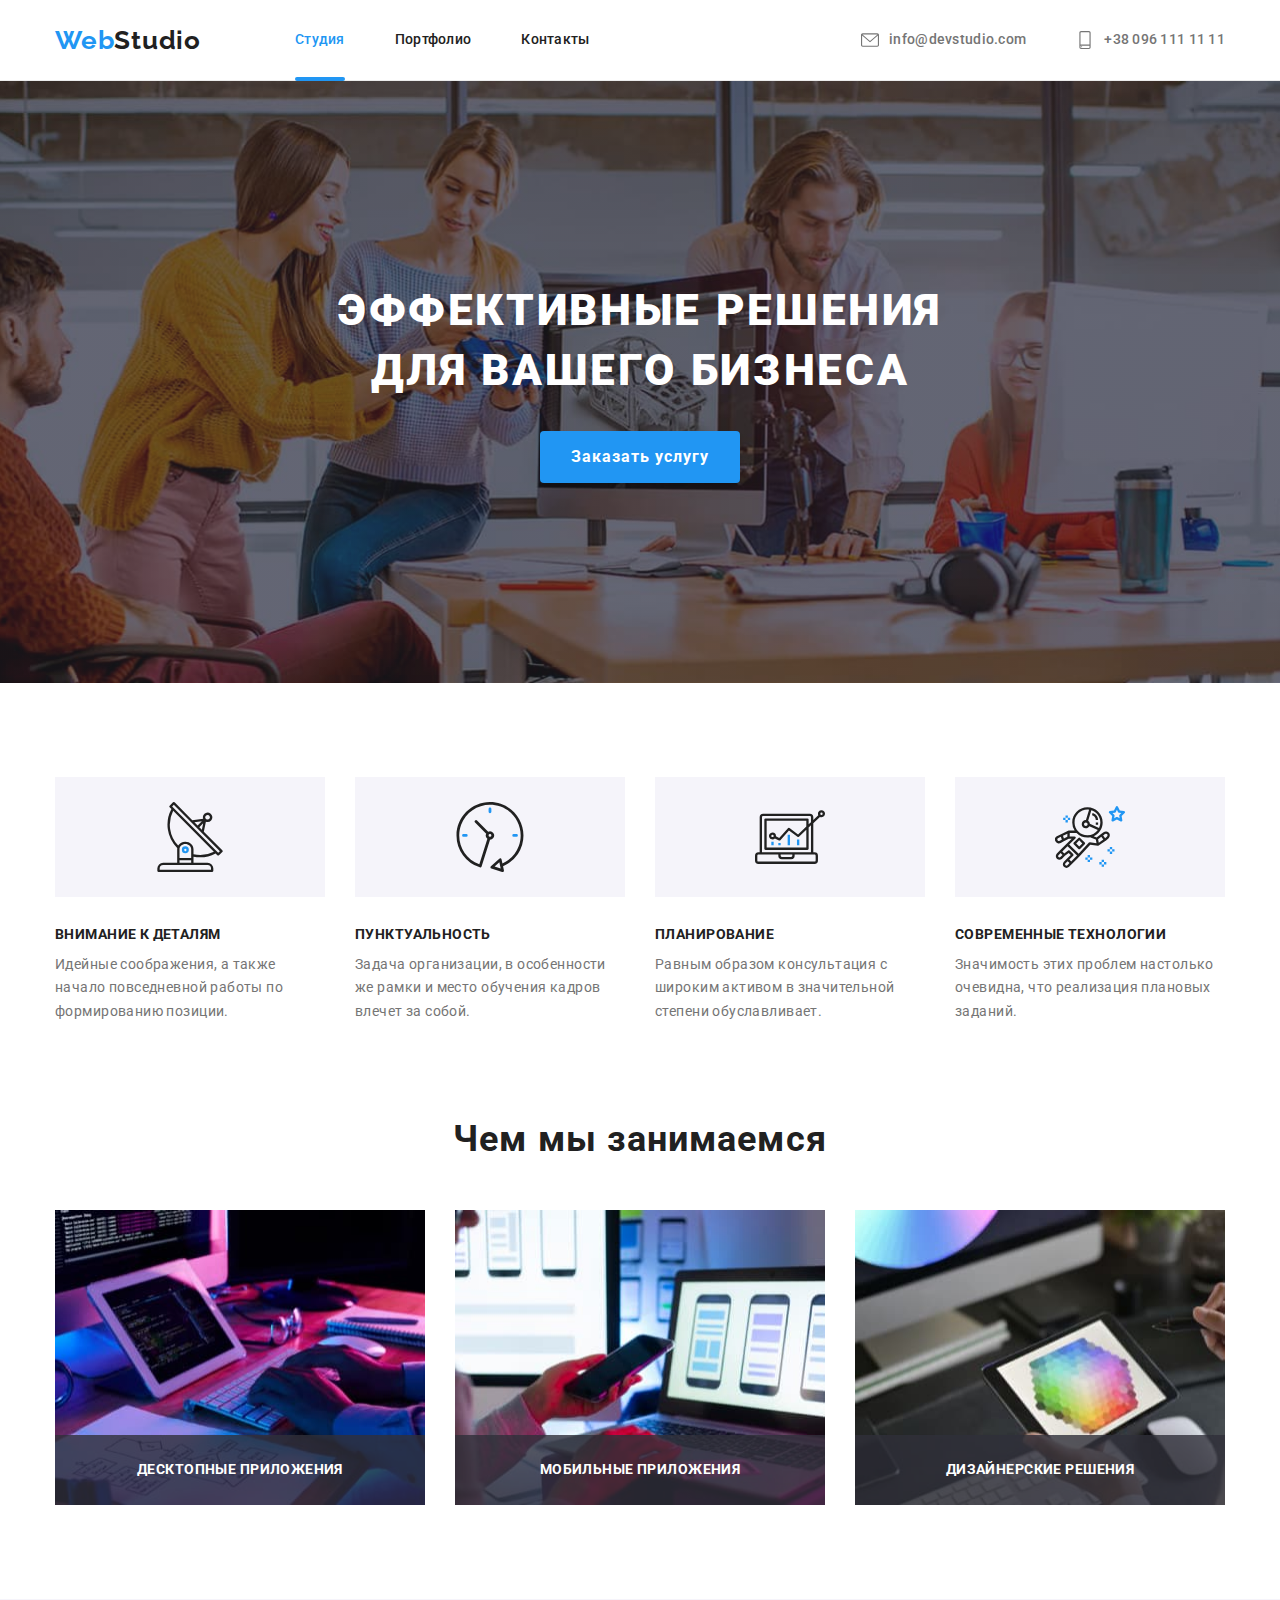
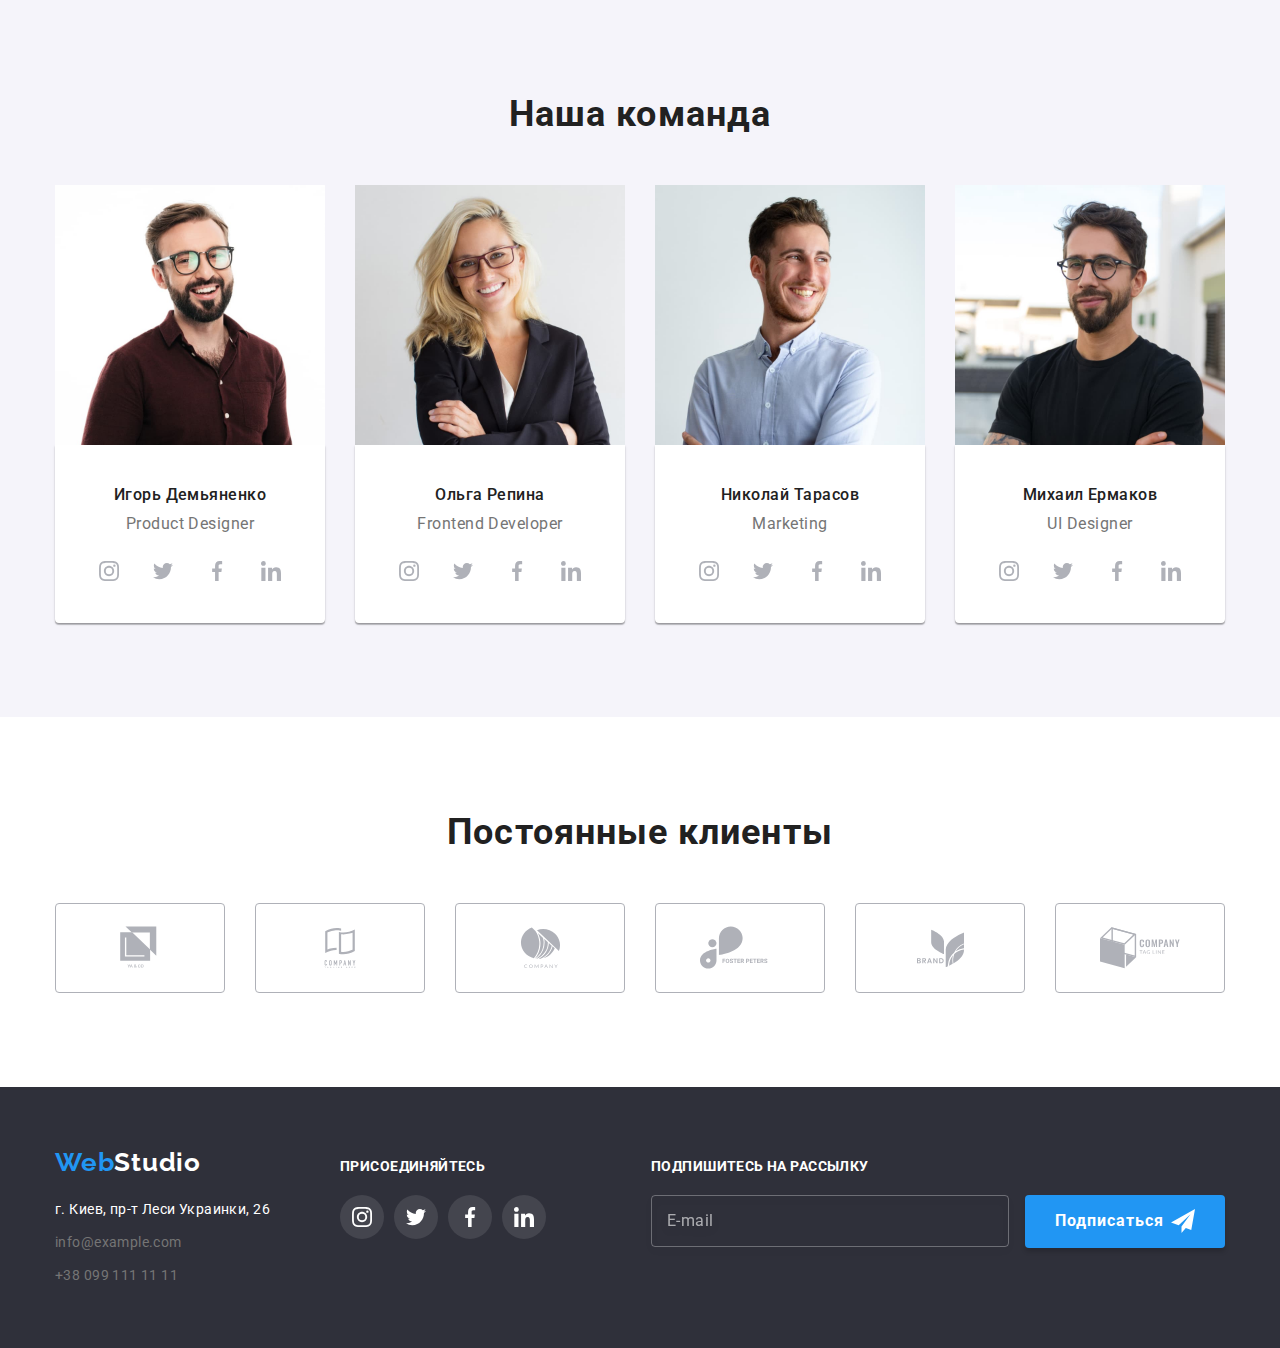
<file: index.html>
<!DOCTYPE html>
<html lang="ru">
  <head>
    <meta charset="UTF-8" />
    <meta name="viewport" content="width=device-width, initial-scale=1.0" />
    <title>WebStudio</title>
    <link
      rel="stylesheet"
      href="https://cdnjs.cloudflare.com/ajax/libs/modern-normalize/1.0.0/modern-normalize.min.css"
    />
    <link rel="preconnect" href="https://fonts.gstatic.com" />
    <link
      href="https://fonts.googleapis.com/css2?family=Raleway:wght@700&family=Roboto:wght@400;500;700;900&display=swap"
      rel="stylesheet"
    />
    <link rel="stylesheet" href="./css/main.min.css" />
  </head>
  <body>
    <!-- HEADER -->
    <header class="page-header">
      <div class="container container--center">
        <nav class="site-nav">
          <a class="logo page-header__logo" href="./index.html">
            <span class="logo__accent">Web</span>Studio</a
          >
          <ul class="site-nav__list">
            <li class="site-nav__item">
              <a
                class="site-nav__link site-nav__link--current"
                href="./index.html"
                >Студия</a
              >
            </li>
            <li class="site-nav__item">
              <a class="site-nav__link" href="./portfolio.html">Портфолио</a>
            </li>
            <li class="site-nav__item">
              <a class="site-nav__link" href="#">Контакты</a>
            </li>
          </ul>
        </nav>
        <address class="header-contacts">
          <a class="header-contacts__link" href="mailto:info@devstudio.com">
            <svg class="header-contacts__icon" width="16" height="12">
              <use href="./images/sprite.svg#icon-envelope"></use>
            </svg>
            info@devstudio.com</a
          >
          <a class="header-contacts__link" href="tel:+380961111111">
            <svg class="header-contacts__icon" width="10px" height="16px">
              <use href="./images/sprite.svg#icon-smartphone"></use>
            </svg>
            +38 096 111 11 11</a
          >
        </address>
      </div>
    </header>
    <!-- MAIN CONTAIN -->
    <main>
      <!-- HERO -->
      <section class="hero">
        <h1 class="hero__title">Эффективные решения для вашего бизнеса</h1>
        <button class="button" type="button" data-modal-open>
          Заказать услугу
        </button>
      </section>
      <!-- FEATURES -->
      <section class="section section--without-pb">
        <div class="container">
          <h2 class="visually-hidden">Наши преимущества</h2>
          <ul class="features-list">
            <li class="features-list__item">
              <div class="features-list__icon-box">
                <svg class="features-list__icon" width="70" height="70">
                  <use href="./images/sprite.svg#icon-antenna"></use>
                </svg>
              </div>
              <h3 class="features-list__title">Внимание к деталям</h3>
              <p class="features-list__desc">
                Идейные соображения, а также начало повседневной работы по
                формированию позиции.
              </p>
            </li>
            <li class="features-list__item">
              <div class="features-list__icon-box">
                <svg class="features-list__icon" width="70" height="70">
                  <use href="./images/sprite.svg#icon-clock"></use>
                </svg>
              </div>
              <h3 class="features-list__title">Пунктуальность</h3>
              <p class="features-list__desc">
                Задача организации, в особенности же рамки и место обучения
                кадров влечет за собой.
              </p>
            </li>
            <li class="features-list__item">
              <div class="features-list__icon-box">
                <svg class="features-list__icon" width="70" height="70">
                  <use href="./images/sprite.svg#icon-diagram"></use>
                </svg>
              </div>
              <h3 class="features-list__title">Планирование</h3>
              <p class="features-list__desc">
                Равным образом консультация с широким активом в значительной
                степени обуславливает.
              </p>
            </li>
            <li class="features-list__item">
              <div class="features-list__icon-box">
                <svg class="features-list__icon" width="70" height="70">
                  <use href="./images/sprite.svg#icon-astronaut"></use>
                </svg>
              </div>
              <h3 class="features-list__title">Современные технологии</h3>
              <p class="features-list__desc">
                Значимость этих проблем настолько очевидна, что реализация
                плановых заданий.
              </p>
            </li>
          </ul>
        </div>
      </section>
      <!-- SERVICES -->
      <section class="section">
        <div class="container">
          <h2 class="section__title">Чем мы занимаемся</h2>
          <ul class="services-list">
            <li class="services-list__item">
              <img
                src="./images/desktop-app.jpg"
                alt="Десктопные приложения"
                width="370"
                height="295"
              />
              <p class="services-list__overlay">Десктопные приложения</p>
            </li>
            <li class="services-list__item">
              <img
                src="./images/mobile-app.jpg"
                alt="Мобильные приложения"
                width="370"
                height="295"
              />
              <p class="services-list__overlay">Мобильные приложения</p>
            </li>
            <li class="services-list__item">
              <img
                src="./images/design.jpg"
                alt="Дизайнерские решения"
                width="370"
                height="295"
              />
              <p class="services-list__overlay">Дизайнерские решения</p>
            </li>
          </ul>
        </div>
      </section>
      <!-- TEAM -->
      <section class="section section--dark-bg">
        <div class="container">
          <h2 class="section__title">Наша команда</h2>
          <ul class="team-list">
            <li class="team-list__item">
              <img
                src="./images/igor-demyanenko.jpg"
                alt="Игорь Демьяненко"
                width="270"
                height="260"
              />
              <div class="team-list__content">
                <h3 class="team-list__title">Игорь Демьяненко</h3>
                <p class="team-list__desc" lang="en">Product Designer</p>
                <ul class="socials">
                  <li class="socials__item">
                    <a
                      href=""
                      class="socials__link"
                      aria-label="Ссылка на инстаграм"
                    >
                      <svg class="socials__icon" width="20" height="20">
                        <use href="./images/sprite.svg#icon-instagram"></use>
                      </svg>
                    </a>
                  </li>
                  <li class="socials__item">
                    <a
                      href=""
                      class="socials__link"
                      aria-label="Ссылка на твиттер"
                    >
                      <svg class="socials__icon" width="20" height="20">
                        <use href="./images/sprite.svg#icon-twitter"></use>
                      </svg>
                    </a>
                  </li>
                  <li class="socials__item">
                    <a
                      href=""
                      class="socials__link"
                      aria-label="Ссылка на фейсбук"
                    >
                      <svg class="socials__icon" width="20" height="20">
                        <use href="./images/sprite.svg#icon-facebook"></use>
                      </svg>
                    </a>
                  </li>
                  <li class="socials__item">
                    <a
                      href=""
                      class="socials__link"
                      aria-label="Ссылка на линкидин"
                    >
                      <svg class="socials__icon" width="20" height="20">
                        <use href="./images/sprite.svg#icon-linkedin"></use>
                      </svg>
                    </a>
                  </li>
                </ul>
              </div>
            </li>
            <li class="team-list__item">
              <img
                src="./images/olga-repina.jpg"
                alt="Ольга Репина"
                width="270"
                height="260"
              />
              <div class="team-list__content">
                <h3 class="team-list__title">Ольга Репина</h3>
                <p class="team-list__desc" lang="en">Frontend Developer</p>
                <ul class="socials">
                  <li class="socials__item">
                    <a
                      href=""
                      class="socials__link"
                      aria-label="Ссылка на инстаграм"
                    >
                      <svg class="socials__icon" width="20" height="20">
                        <use href="./images/sprite.svg#icon-instagram"></use>
                      </svg>
                    </a>
                  </li>
                  <li class="socials__item">
                    <a
                      href=""
                      class="socials__link"
                      aria-label="Ссылка на твиттер"
                    >
                      <svg class="socials__icon" width="20" height="20">
                        <use href="./images/sprite.svg#icon-twitter"></use>
                      </svg>
                    </a>
                  </li>
                  <li class="socials__item">
                    <a
                      href=""
                      class="socials__link"
                      aria-label="Ссылка на фейсбук"
                    >
                      <svg class="socials__icon" width="20" height="20">
                        <use href="./images/sprite.svg#icon-facebook"></use>
                      </svg>
                    </a>
                  </li>
                  <li class="socials__item">
                    <a
                      href=""
                      class="socials__link"
                      aria-label="Ссылка на линкидин"
                    >
                      <svg class="socials__icon" width="20" height="20">
                        <use href="./images/sprite.svg#icon-linkedin"></use>
                      </svg>
                    </a>
                  </li>
                </ul>
              </div>
            </li>
            <li class="team-list__item">
              <img
                src="./images/nikolay-tarasov.jpg"
                alt="Николай Тарасов"
                width="270"
                height="260"
              />
              <div class="team-list__content">
                <h3 class="team-list__title">Николай Тарасов</h3>
                <p class="team-list__desc" lang="en">Marketing</p>
                <ul class="socials">
                  <li class="socials__item">
                    <a
                      href=""
                      class="socials__link"
                      aria-label="Ссылка на инстаграм"
                    >
                      <svg class="socials__icon" width="20" height="20">
                        <use href="./images/sprite.svg#icon-instagram"></use>
                      </svg>
                    </a>
                  </li>
                  <li class="socials__item">
                    <a
                      href=""
                      class="socials__link"
                      aria-label="Ссылка на твиттер"
                    >
                      <svg class="socials__icon" width="20" height="20">
                        <use href="./images/sprite.svg#icon-twitter"></use>
                      </svg>
                    </a>
                  </li>
                  <li class="socials__item">
                    <a
                      href=""
                      class="socials__link"
                      aria-label="Ссылка на фейсбук"
                    >
                      <svg class="socials__icon" width="20" height="20">
                        <use href="./images/sprite.svg#icon-facebook"></use>
                      </svg>
                    </a>
                  </li>
                  <li class="socials__item">
                    <a
                      href=""
                      class="socials__link"
                      aria-label="Ссылка на линкидин"
                    >
                      <svg class="socials__icon" width="20" height="20">
                        <use href="./images/sprite.svg#icon-linkedin"></use>
                      </svg>
                    </a>
                  </li>
                </ul>
              </div>
            </li>
            <li class="team-list__item">
              <img
                src="./images/mihail-ermakov.jpg"
                alt="Михаил Ермаков"
                width="270"
                height="260"
              />

              <div class="team-list__content">
                <h3 class="team-list__title">Михаил Ермаков</h3>
                <p class="team-list__desc" lang="en">UI Designer</p>
                <ul class="socials">
                  <li class="socials__item">
                    <a
                      href=""
                      class="socials__link"
                      aria-label="Ссылка на инстаграм"
                    >
                      <svg class="socials__icon" width="20" height="20">
                        <use href="./images/sprite.svg#icon-instagram"></use>
                      </svg>
                    </a>
                  </li>
                  <li class="socials__item">
                    <a
                      href=""
                      class="socials__link"
                      aria-label="Ссылка на твиттер"
                    >
                      <svg class="socials__icon" width="20" height="20">
                        <use href="./images/sprite.svg#icon-twitter"></use>
                      </svg>
                    </a>
                  </li>
                  <li class="socials__item">
                    <a
                      href=""
                      class="socials__link"
                      aria-label="Ссылка на фейсбук"
                    >
                      <svg class="socials__icon" width="20" height="20">
                        <use href="./images/sprite.svg#icon-facebook"></use>
                      </svg>
                    </a>
                  </li>
                  <li class="socials__item">
                    <a
                      href=""
                      class="socials__link"
                      aria-label="Ссылка на линкидин"
                    >
                      <svg class="socials__icon" width="20" height="20">
                        <use href="./images/sprite.svg#icon-linkedin"></use>
                      </svg>
                    </a>
                  </li>
                </ul>
              </div>
            </li>
          </ul>
        </div>
      </section>
      <!-- CLIENTS -->
      <section class="section">
        <div class="container">
          <h2 class="section__title">Постоянные клиенты</h2>
          <ul class="clients-list">
            <li class="clients-list__item">
              <a href="" class="clients-list__link">
                <svg class="clients-list__icon" width="44" height="49">
                  <use href="./images/sprite.svg#icon-client-1"></use>
                </svg>
              </a>
            </li>
            <li class="clients-list__item">
              <a href="" class="clients-list__link">
                <svg class="clients-list__icon" width="40" height="52">
                  <use href="./images/sprite.svg#icon-client-2"></use>
                </svg>
              </a>
            </li>
            <li class="clients-list__item">
              <a href="" class="clients-list__link">
                <svg class="clients-list__icon" width="41" height="42">
                  <use href="./images/sprite.svg#icon-client-3"></use>
                </svg>
              </a>
            </li>
            <li class="clients-list__item">
              <a href="" class="clients-list__link">
                <svg class="clients-list__icon" width="80" height="80">
                  <use href="./images/sprite.svg#icon-client-4"></use>
                </svg>
              </a>
            </li>
            <li class="clients-list__item">
              <a href="" class="clients-list__link">
                <svg class="clients-list__icon" width="59" height="47">
                  <use href="./images/sprite.svg#icon-client-5"></use>
                </svg>
              </a>
            </li>
            <li class="clients-list__item">
              <a href="" class="clients-list__link">
                <svg class="clients-list__icon" width="80" height="80">
                  <use href="./images/sprite.svg#icon-client-6"></use>
                </svg>
              </a>
            </li>
          </ul>
        </div>
      </section>
    </main>
    <!-- FOOTER -->
    <footer class="page-footer">
      <div class="container container--baseline">
        <div class="contacts">
          <a class="logo page-footer__logo" href="./index.html"
            ><span class="logo__accent">Web</span>Studio</a
          >
          <address class="footer-contacts">
            <p class="footer-contacts__address">
              г. Киев, пр-т Леси Украинки, 26
            </p>
            <a class="footer-contacts__email" href="mailto:info@example.com"
              >info@example.com
            </a>
            <a class="footer-contacts__phone" href="tel:+380991111111"
              >+38 099 111 11 11
            </a>
          </address>
        </div>

        <div class="footer-socials">
          <p class="footer-socials__text">Присоединяйтесь</p>
          <ul class="socials">
            <li class="socials__item">
              <a
                href=""
                class="socials__link socials__link--dark-bg"
                aria-label="Ссылка на инстаграм"
              >
                <svg class="socials__icon" width="20" height="20">
                  <use href="./images/sprite.svg#icon-instagram"></use>
                </svg>
              </a>
            </li>
            <li class="socials__item">
              <a
                href=""
                class="socials__link socials__link--dark-bg"
                aria-label="Ссылка на твиттер"
              >
                <svg class="socials__icon" width="20" height="20">
                  <use href="./images/sprite.svg#icon-twitter"></use>
                </svg>
              </a>
            </li>
            <li class="socials__item">
              <a
                href=""
                class="socials__link socials__link--dark-bg"
                aria-label="Ссылка на фейсбук"
              >
                <svg class="socials__icon" width="20" height="20">
                  <use href="./images/sprite.svg#icon-facebook"></use>
                </svg>
              </a>
            </li>
            <li class="socials__item">
              <a
                href=""
                class="socials__link socials__link--dark-bg"
                aria-label="Ссылка на линкидин"
              >
                <svg class="socials__icon" width="20" height="20">
                  <use href="./images/sprite.svg#icon-linkedin"></use>
                </svg>
              </a>
            </li>
          </ul>
        </div>
        <div class="subscribe">
          <p class="subscribe__text">Подпишитесь на рассылку</p>
          <form class="subscribe__form" action="">
            <label class="visually-hidden" for="email">Электронная почта</label>
            <input
              class="subscribe__input"
              type="email"
              name="email"
              id="email"
              placeholder="E-mail"
            />
            <button class="button subscribe__button" type="submit">
              Подписаться
            </button>
          </form>
        </div>
      </div>
    </footer>

    <!-- MODAL -->
    <div class="backdrop backdrop--is-hidden" data-modal>
      <div class="modal">
        <button
          class="close-btn"
          type="button"
          aria-label="Кнопка закрыть"
          data-modal-close
        >
          <svg class="close-btn__icon" width="18" height="18">
            <use href="./images/sprite.svg#icon-close-black"></use>
          </svg>
        </button>

        <form class="modal-form" action="" autocomplete="off">
          <p class="modal-form__text">
            Оставьте свои данные, мы вам перезвоним
          </p>
          <div class="input-field">
            <input
              class="input"
              type="text"
              name="user-name"
              id="name"
              placeholder=" "
            />
            <label class="input__label" for="name">Имя</label>
            <svg class="input__icon" width="18" height="18">
              <use href="./images/sprite.svg#icon-person-black"></use>
            </svg>
          </div>

          <div class="input-field">
            <input
              class="input"
              type="tel"
              name="user-tel"
              id="tel"
              placeholder=" "
            />
            <label class="input__label" for="tel">Телефон</label>
            <svg class="input__icon" width="18" height="18">
              <use href="./images/sprite.svg#icon-phone-black"></use>
            </svg>
          </div>

          <div class="input-field">
            <input
              class="input"
              type="email"
              name="user-email"
              id="email"
              placeholder=" "
            />
            <label class="input__label" for="email">Почта</label>
            <svg class="input__icon" width="18" height="18">
              <use href="./images/sprite.svg#icon-email-black"></use>
            </svg>
          </div>

          <label class="comment__label" for="comment">Комментарий</label>
          <textarea
            class="comment"
            name="user-comment"
            id="comment"
            rows="5"
            placeholder="Введите текст"
          ></textarea>

          <div class="checkbox-field">
            <input
              class="checkbox visually-hidden"
              type="checkbox"
              value="accept"
              name="accept"
              id="accept"
            />
            <label class="checkbox__label" for="accept"
              >Соглашаюсь с рассылкой и принимаю
              <a class="checkbox__link" href="">Условия договора</a></label
            >
          </div>

          <button class="button" type="submit">Отправить</button>
        </form>
      </div>
    </div>

    <script src="./js/modal.js"></script>
  </body>
</html>
</file>
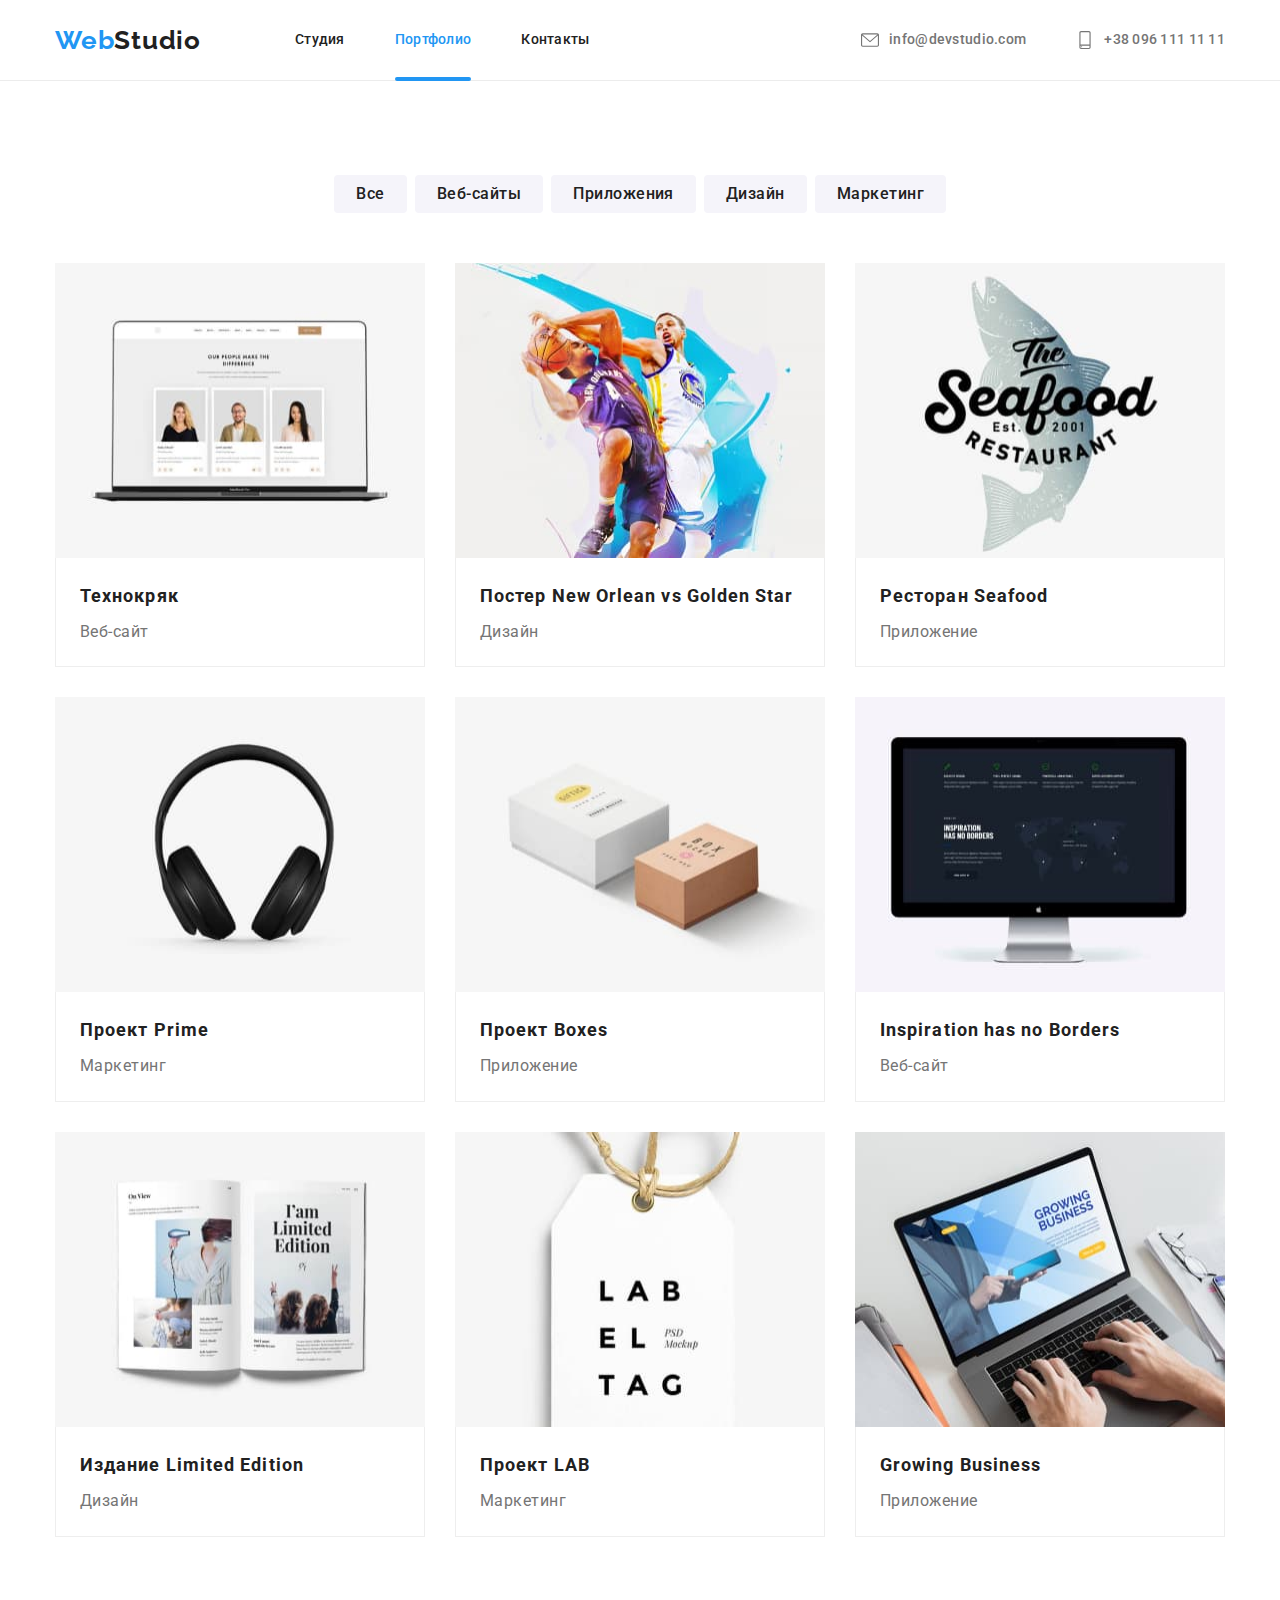
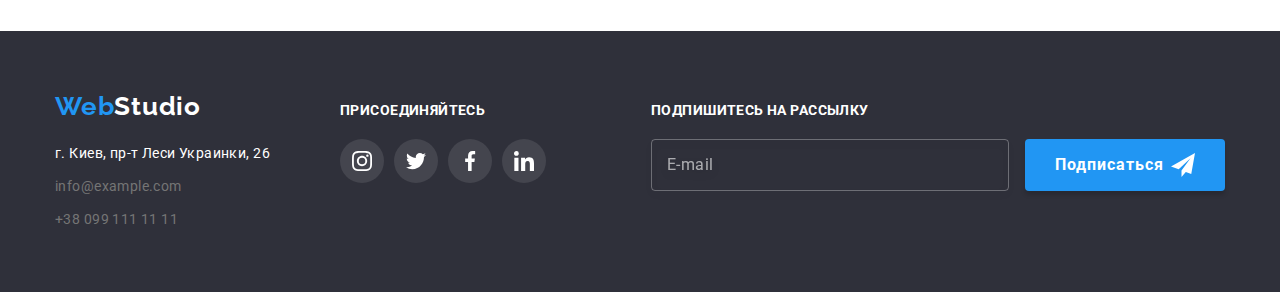
<file: portfolio.html>
<!DOCTYPE html>
<html lang="en">
  <head>
    <meta charset="UTF-8" />
    <meta name="viewport" content="width=device-width, initial-scale=1.0" />
    <title>Portfolio</title>
    <link
      rel="stylesheet"
      href="https://cdnjs.cloudflare.com/ajax/libs/modern-normalize/1.0.0/modern-normalize.min.css"
    />
    <link rel="preconnect" href="https://fonts.gstatic.com" />
    <link
      href="https://fonts.googleapis.com/css2?family=Raleway:wght@700&family=Roboto:wght@400;500;700;900&display=swap"
      rel="stylesheet"
    />
    <link rel="stylesheet" href="./css/portfolio.min.css" />
  </head>
  <body>
    <!-- HEADER PORTFOLIO -->
    <header class="page-header">
      <div class="container container--center">
        <nav class="site-nav">
          <a class="logo page-header__logo" href="./index.html">
            <span class="logo__accent">Web</span>Studio</a
          >

          <ul class="site-nav__list">
            <li class="site-nav__item">
              <a class="site-nav__link" href="./index.html">Студия</a>
            </li>
            <li class="site-nav__item">
              <a
                class="site-nav__link site-nav__link--current"
                href="./portfolio.html"
                >Портфолио</a
              >
            </li>
            <li class="site-nav__item">
              <a class="site-nav__link" href="#">Контакты</a>
            </li>
          </ul>
        </nav>

        <address class="header-contacts">
          <a class="header-contacts__link" href="mailto:info@devstudio.com">
            <svg class="header-contacts__icon" width="16" height="12">
              <use href="./images/sprite.svg#icon-envelope"></use>
            </svg>
            info@devstudio.com</a
          >
          <a class="header-contacts__link" href="tel:+380961111111">
            <svg class="header-contacts__icon" width="10px" height="16px">
              <use href="./images/sprite.svg#icon-smartphone"></use>
            </svg>
            +38 096 111 11 11</a
          >
        </address>
      </div>
    </header>

    <!-- MAIN CONTAIN PORTFOLIO -->
    <main>
      <section class="section">
        <div class="container">
          <h1 class="visually-hidden">Портфолио наших проектов</h1>
          <div class="filter">
            <!-- поменять потом на <input type="radio" name="" id="" /> -->
            <button class="filter__button" type="button">Все</button>
            <button class="filter__button" type="button">Веб-сайты</button>
            <button class="filter__button" type="button">Приложения</button>
            <button class="filter__button" type="button">Дизайн</button>
            <button class="filter__button" type="button">Маркетинг</button>
          </div>

          <ul class="portfolio-list">
            <li class="portfolio-list__item">
              <a class="portfolio-list__link" href="">
                <div class="portfolio-list__thumb">
                  <img
                    src="./images/portfolio/technokryak.jpg"
                    alt="Ноутбук с открытой страницей сайта"
                    width="370"
                    height="295"
                  />

                  <p class="portfolio-list__overlay">
                    Технокряк это современная площадка распространения
                    коронавируса. Компании используют эту платформу для
                    цифрового шпионажа и атак на защищённые сервера конкурентов.
                  </p>
                </div>
                <div class="portfolio-list__content">
                  <h2 class="portfolio-list__title">Технокряк</h2>
                  <p class="portfolio-list__desc">Веб-сайт</p>
                </div>
              </a>
            </li>

            <li class="portfolio-list__item">
              <a class="portfolio-list__link" href="">
                <div class="portfolio-list__thumb">
                  <img
                    src="./images/portfolio/new-orlean-and-golden-star.jpg"
                    alt="Два баскетболиста"
                    width="370"
                    height="295"
                  />
                  <p class="portfolio-list__overlay">
                    Технокряк это современная площадка распространения
                    коронавируса. Компании используют эту платформу для
                    цифрового шпионажа и атак на защищённые сервера конкурентов.
                  </p>
                </div>
                <div class="portfolio-list__content">
                  <h2 class="portfolio-list__title">
                    Постер New Orlean vs Golden Star
                  </h2>
                  <p class="portfolio-list__desc">Дизайн</p>
                </div>
              </a>
            </li>

            <li class="portfolio-list__item">
              <a class="portfolio-list__link" href="">
                <div class="portfolio-list__thumb">
                  <img
                    src="./images/portfolio/seafood.jpg"
                    alt="Логотип ресторана Сифуд"
                    width="370"
                    height="295"
                  />

                  <p class="portfolio-list__overlay">
                    Технокряк это современная площадка распространения
                    коронавируса. Компании используют эту платформу для
                    цифрового шпионажа и атак на защищённые сервера конкурентов.
                  </p>
                </div>
                <div class="portfolio-list__content">
                  <h2 class="portfolio-list__title">Ресторан Seafood</h2>
                  <p class="portfolio-list__desc">Приложение</p>
                </div>
              </a>
            </li>

            <li class="portfolio-list__item">
              <a class="portfolio-list__link" href="">
                <div class="portfolio-list__thumb">
                  <img
                    src="./images/portfolio/prime.jpg"
                    alt="Черные наушники"
                    width="370"
                    height="295"
                  />

                  <p class="portfolio-list__overlay">
                    Технокряк это современная площадка распространения
                    коронавируса. Компании используют эту платформу для
                    цифрового шпионажа и атак на защищённые сервера конкурентов.
                  </p>
                </div>
                <div class="portfolio-list__content">
                  <h2 class="portfolio-list__title">Проект Prime</h2>
                  <p class="portfolio-list__desc">Маркетинг</p>
                </div>
              </a>
            </li>

            <li class="portfolio-list__item">
              <a class="portfolio-list__link" href="">
                <div class="portfolio-list__thumb">
                  <img
                    src="./images/portfolio/boxes.jpg"
                    alt="Бежевые коробки"
                    width="370"
                    height="295"
                  />

                  <p class="portfolio-list__overlay">
                    Технокряк это современная площадка распространения
                    коронавируса. Компании используют эту платформу для
                    цифрового шпионажа и атак на защищённые сервера конкурентов.
                  </p>
                </div>
                <div class="portfolio-list__content">
                  <h2 class="portfolio-list__title">Проект Boxes</h2>
                  <p class="portfolio-list__desc">Приложение</p>
                </div>
              </a>
            </li>

            <li class="portfolio-list__item">
              <a class="portfolio-list__link" href="">
                <div class="portfolio-list__thumb">
                  <img
                    src="./images/portfolio/inspiration-has-no-borders.jpg"
                    alt="Монитор с открытой страницей сайта"
                    width="370"
                    height="295"
                  />

                  <p class="portfolio-list__overlay">
                    Технокряк это современная площадка распространения
                    коронавируса. Компании используют эту платформу для
                    цифрового шпионажа и атак на защищённые сервера конкурентов.
                  </p>
                </div>
                <div class="portfolio-list__content">
                  <h2 class="portfolio-list__title">
                    Inspiration has no Borders
                  </h2>
                  <p class="portfolio-list__desc">Веб-сайт</p>
                </div>
              </a>
            </li>

            <li class="portfolio-list__item">
              <a class="portfolio-list__link" href="">
                <div class="portfolio-list__thumb">
                  <img
                    src="./images/portfolio/limited-edition.jpg"
                    alt="Разворот журнала"
                    width="370"
                    height="295"
                  />

                  <p class="portfolio-list__overlay">
                    Технокряк это современная площадка распространения
                    коронавируса. Компании используют эту платформу для
                    цифрового шпионажа и атак на защищённые сервера конкурентов.
                  </p>
                </div>
                <div class="portfolio-list__content">
                  <h2 class="portfolio-list__title">Издание Limited Edition</h2>
                  <p class="portfolio-list__desc">Дизайн</p>
                </div>
              </a>
            </li>

            <li class="portfolio-list__item">
              <a class="portfolio-list__link" href="">
                <div class="portfolio-list__thumb">
                  <img
                    src="./images/portfolio/lab.jpg"
                    alt="Ярлык для одежды"
                    width="370"
                    height="295"
                  />

                  <p class="portfolio-list__overlay">
                    Технокряк это современная площадка распространения
                    коронавируса. Компании используют эту платформу для
                    цифрового шпионажа и атак на защищённые сервера конкурентов.
                  </p>
                </div>
                <div class="portfolio-list__content">
                  <h2 class="portfolio-list__title">Проект LAB</h2>
                  <p class="portfolio-list__desc">Маркетинг</p>
                </div>
              </a>
            </li>

            <li class="portfolio-list__item">
              <a class="portfolio-list__link" href="">
                <div class="portfolio-list__thumb">
                  <img
                    src="./images/portfolio/growing-business.jpg"
                    alt="Ноутбук с открытым приложением"
                    width="370"
                    height="295"
                  />

                  <p class="portfolio-list__overlay">
                    Технокряк это современная площадка распространения
                    коронавируса. Компании используют эту платформу для
                    цифрового шпионажа и атак на защищённые сервера конкурентов.
                  </p>
                </div>
                <div class="portfolio-list__content">
                  <h2 class="portfolio-list__title">Growing Business</h2>
                  <p class="portfolio-list__desc">Приложение</p>
                </div>
              </a>
            </li>
          </ul>
        </div>
      </section>
    </main>

    <!-- FOOTER PORTFOLIO -->
    <footer class="page-footer">
      <div class="container container--baseline">
        <div class="contacts">
          <a class="logo page-footer__logo" href="./index.html"
            ><span class="logo__accent">Web</span>Studio</a
          >
          <address class="footer-contacts">
            <p class="footer-contacts__address">
              г. Киев, пр-т Леси Украинки, 26
            </p>
            <a class="footer-contacts__email" href="mailto:info@example.com"
              >info@example.com
            </a>
            <a class="footer-contacts__phone" href="tel:+380991111111"
              >+38 099 111 11 11
            </a>
          </address>
        </div>

        <div class="footer-socials">
          <p class="footer-socials__text">Присоединяйтесь</p>
          <ul class="socials">
            <li class="socials__item">
              <a
                href=""
                class="socials__link socials__link--dark-bg"
                aria-label="Ссылка на инстаграм"
              >
                <svg class="socials__icon" width="20" height="20">
                  <use href="./images/sprite.svg#icon-instagram"></use>
                </svg>
              </a>
            </li>
            <li class="socials__item">
              <a
                href=""
                class="socials__link socials__link--dark-bg"
                aria-label="Ссылка на твиттер"
              >
                <svg class="socials__icon" width="20" height="20">
                  <use href="./images/sprite.svg#icon-twitter"></use>
                </svg>
              </a>
            </li>
            <li class="socials__item">
              <a
                href=""
                class="socials__link socials__link--dark-bg"
                aria-label="Ссылка на фейсбук"
              >
                <svg class="socials__icon" width="20" height="20">
                  <use href="./images/sprite.svg#icon-facebook"></use>
                </svg>
              </a>
            </li>
            <li class="socials__item">
              <a
                href=""
                class="socials__link socials__link--dark-bg"
                aria-label="Ссылка на линкидин"
              >
                <svg class="socials__icon" width="20" height="20">
                  <use href="./images/sprite.svg#icon-linkedin"></use>
                </svg>
              </a>
            </li>
          </ul>
        </div>
        <div class="subscribe">
          <p class="subscribe__text">Подпишитесь на рассылку</p>
          <form class="subscribe__form" action="">
            <label class="visually-hidden" for="email">Электронная почта</label>
            <input
              class="subscribe__input"
              type="email"
              name="email"
              id="email"
              placeholder="E-mail"
            />
            <button class="button subscribe__button" type="submit">
              Подписаться
            </button>
          </form>
        </div>
      </div>
    </footer>
  </body>
</html>
</file>
<file: css/main.min.css>
:root{--bg-color-main: #ffffff;--bg-color-primery: #f5f4fa;--bg-color-secondary: #2f303a;--bg-color-accent: #2196f3;--txt-color-main: #212121;--txt-color-primery: #757575;--txt-color-secondary: #ffffff;--txt-color-accent: #2196f3}.visually-hidden{position:absolute;width:1px;height:1px;margin:-1px;border:0;padding:0;white-space:nowrap;-webkit-clip-path:inset(100%);clip-path:inset(100%);clip:rect(0 0 0 0);overflow:hidden}body{font-family:"Roboto",sans-serif;background-color:var(--bg-color-main);color:var(--txt-color-main)}a{text-decoration:none}ul{list-style-type:none;margin:0px;padding:0px}h1,h2,h3,h4,p{margin:0px}img{display:block}.container{width:1200px;padding:0px 15px;margin:0 auto}.container--center{display:flex;align-items:center}.container--baseline{display:flex;align-items:baseline}.section{padding-top:94px;padding-bottom:94px}.section--dark-bg{background-color:var(--bg-color-primery)}.section--without-pb{padding-bottom:0px}.section__title{margin-bottom:50px;font-weight:700;font-size:36px;line-height:1.17;text-align:center;letter-spacing:.03em}.button{display:block;margin-left:auto;margin-right:auto;min-width:200px;padding:9px 28px;font-family:"Roboto",sans-serif;font-weight:700;font-size:16px;line-height:1.88;letter-spacing:.06em;background-color:var(--bg-color-accent);color:var(--txt-color-secondary);box-shadow:0px 4px 4px rgba(0,0,0,.15);border-color:transparent;border-radius:4px;cursor:pointer}.socials{display:flex;justify-content:space-between}.socials__link{display:inline-flex;justify-content:center;align-items:center;width:44px;height:44px;border-radius:50%;color:#afb1b8;transition-property:all;transition-duration:250ms;transition-timing-function:cubic-bezier(0.4, 0, 0.2, 1)}.socials__link:hover,.socials__link:focus{color:var(--txt-color-secondary);background-color:var(--bg-color-accent)}.socials__link--dark-bg{background-color:rgba(255,255,255,.1);color:var(--txt-color-secondary);transition-property:all;transition-duration:250ms;transition-timing-function:cubic-bezier(0.4, 0, 0.2, 1)}.socials__link--dark-bg:hover,.socials__link--dark-bg:focus{background-color:var(--bg-color-accent)}.socials__icon{fill:currentColor}.close-btn{position:absolute;top:8px;right:8px;display:flex;align-items:center;justify-content:center;width:30px;height:30px;padding:6px;background-color:var(--bg-color-main);border:1px solid rgba(0,0,0,.1);border-radius:50%;cursor:pointer;transition-property:color;transition-duration:250ms;transition-timing-function:cubic-bezier(0.4, 0, 0.2, 1)}.close-btn:hover,.close-btn:focus{color:var(--txt-color-accent)}.close-btn__icon{fill:currentColor}.backdrop{position:fixed;top:0;left:0;width:100%;height:100%;background-color:rgba(0,0,0,.2)}.backdrop--is-hidden{opacity:0;visibility:hidden;pointer-events:none;transition:250ms linear 300ms}.modal{position:absolute;top:50%;left:50%;transform:translate(-50%, -50%) scale(1);transition-property:transform;transition-duration:250ms;transition-timing-function:linear;width:528px;min-height:581px;padding:33px 40px 47px 40px;background-color:var(--bg-color-main);box-shadow:0px 1px 3px rgba(0,0,0,.12),0px 1px 1px rgba(0,0,0,.14),0px 2px 1px rgba(0,0,0,.2);border-radius:4px}.backdrop--is-hidden .modal{transform:translate(-50%, -50%) scale(0);transition-property:transform;transition-duration:250ms;transition-timing-function:linear}.page-header{border-bottom:1px solid #ececec}.page-header__logo{margin-right:94px;color:var(--txt-color-main)}.logo{font-family:"Raleway",sans-serif;font-weight:700;font-size:26px;line-height:1.19;letter-spacing:.03em;padding:24px 0}.logo__accent{color:var(--txt-color-accent)}.site-nav{display:flex;align-items:center;margin-right:auto}.site-nav__list{display:flex}.site-nav__item:not(:last-child){margin-right:50px}.site-nav__link{position:relative;display:flex;align-items:center;padding:31px 0;font-weight:500;font-size:14px;line-height:1.14;letter-spacing:.02em;color:var(--txt-color-main);transition-property:color;transition-duration:250ms;transition-timing-function:cubic-bezier(0.4, 0, 0.2, 1)}.site-nav__link--current{color:var(--txt-color-accent)}.site-nav__link--current::after{position:absolute;content:"";top:98%;left:0;width:100%;height:4px;background-color:var(--bg-color-accent);border-radius:2px}.site-nav__link:hover,.site-nav__link:focus{color:var(--txt-color-accent)}.header-contacts__link{position:relative;display:flex;align-items:center;padding:31px 0;font-weight:500;font-size:14px;line-height:1.14;letter-spacing:.02em;color:var(--txt-color-primery);transition-property:all;transition-duration:250ms;transition-timing-function:cubic-bezier(0.4, 0, 0.2, 1)}.header-contacts__link:hover,.header-contacts__link:focus{color:var(--txt-color-accent)}.header-contacts__link:first-child{margin-right:50px}.header-contacts{display:inline-flex;font-style:normal;color:var(--txt-color-primery)}.header-contacts__icon{width:18px;height:18px;margin-right:10px;fill:currentColor}.hero{display:flex;flex-direction:column;align-items:center;max-width:1600px;min-height:600px;margin-right:auto;margin-left:auto;padding-top:200px;padding-bottom:200px;background-color:var(--bg-color-secondary);background-image:linear-gradient(rgba(47, 48, 58, 0.4), rgba(47, 48, 58, 0.4)),url("../images/bg-hero.jpg");background-repeat:no-repeat;background-position:center;background-size:cover}.hero__title{width:695px;margin-bottom:30px;font-weight:900;font-size:44px;line-height:1.36;text-align:center;letter-spacing:.06em;text-transform:uppercase;color:var(--txt-color-secondary)}.modal-form__text{margin-bottom:30px;font-weight:700;font-size:20px;line-height:1.15;text-align:center;letter-spacing:.03em}.input-field{position:relative;margin-bottom:28px}.input-field:nth-of-type(3){margin-bottom:14px}.input{width:100%;padding:11px 42px;border:1px solid rgba(33,33,33,.2);border-radius:4px;transition-property:border-color;transition-duration:250ms;transition-timing-function:cubic-bezier(0.4, 0, 0.2, 1)}.input:focus{outline:none;border-color:var(--bg-color-accent)}.input__label{font-weight:400;font-size:12px;line-height:1.16;letter-spacing:.01em;color:var(--txt-color-primery);position:absolute;top:50%;left:42px;transform:translateY(-50%);transition-property:transform;transition-duration:250ms;transition-timing-function:linear}.input:not(:-moz-placeholder-shown)+.input__label{transform:translate(-38px, -40px)}.input:not(:-ms-input-placeholder)+.input__label{transform:translate(-38px, -40px)}.input:focus+.input__label,.input:not(:placeholder-shown)+.input__label{transform:translate(-38px, -40px)}.input__icon{position:absolute;top:50%;left:12px;transform:translateY(-50%);transition-property:fill;transition-duration:250ms;transition-timing-function:cubic-bezier(0.4, 0, 0.2, 1)}.input:hover~.input__icon,.input:focus~.input__icon{fill:var(--bg-color-accent)}.comment{width:100%;padding:12px 16px;margin-bottom:20px;border:1px solid rgba(33,33,33,.2);border-radius:4px;resize:none;transition-property:border-color;transition-duration:250ms;transition-timing-function:cubic-bezier(0.4, 0, 0.2, 1)}.comment:focus{outline:none;border-color:var(--bg-color-accent)}.comment::-moz-placeholder{font-size:12px;line-height:1.16;letter-spacing:.01em;color:rgba(117,117,117,.5)}.comment:-ms-input-placeholder{font-size:12px;line-height:1.16;letter-spacing:.01em;color:rgba(117,117,117,.5)}.comment::placeholder{font-size:12px;line-height:1.16;letter-spacing:.01em;color:rgba(117,117,117,.5)}.comment__label{font-weight:400;font-size:12px;line-height:1.16;letter-spacing:.01em;color:var(--txt-color-primery)}.checkbox-field{display:flex;align-items:center;justify-content:center;margin-bottom:30px}.checkbox__label{display:flex;align-items:center;font-size:14px;line-height:1.71;letter-spacing:.03em;color:var(--txt-color-primery)}.checkbox__label::before{display:inline-block;margin-right:9px;content:" ";width:16px;height:15px;border:2px solid var(--txt-color-main);border-radius:2px;transition-property:border-color;transition-duration:250ms;transition-timing-function:cubic-bezier(0.4, 0, 0.2, 1)}.checkbox:focus+.checkbox__label::before{border-color:var(--bg-color-accent)}.checkbox:checked+.checkbox__label::before{border-color:var(--bg-color-accent);background-color:var(--bg-color-accent);background-image:url("../images/icon-check.svg");background-origin:border-box;background-position:center}.checkbox__link{margin-left:3px;text-decoration:underline;color:var(--txt-color-accent)}.features-list{display:flex}.features-list__item{width:270px}.features-list__item:not(:last-child){margin-right:30px}.features-list__icon-box{display:flex;align-items:center;justify-content:center;padding:25px 100px;margin-bottom:30px;background-color:var(--bg-color-primery)}.features-list__title{margin-bottom:10px;font-weight:700;font-size:14px;line-height:1.14;letter-spacing:.03em;text-transform:uppercase}.features-list__desc{font-weight:400;font-size:14px;line-height:1.7;letter-spacing:.03em;color:var(--txt-color-primery)}.services-list{display:flex;justify-content:space-between}.services-list__item{position:relative}.services-list__overlay{position:absolute;right:0;bottom:0;width:100%;padding-top:27px;padding-bottom:27px;font-weight:700;font-size:14px;line-height:1.14;text-align:center;letter-spacing:.03em;text-transform:uppercase;background-color:rgba(47,48,58,.8);color:var(--txt-color-secondary)}.team-list{display:flex;justify-content:space-between}.team-list__content{width:270px;padding:30px 32px;background-color:var(--bg-color-main);box-shadow:0px 1px 3px rgba(0,0,0,.12),0px 1px 1px rgba(0,0,0,.14),0px 2px 1px rgba(0,0,0,.2);border-radius:0px 0px 4px 4px}.team-list__title{margin:10px}.team-list__title,.team-list__desc{font-weight:500;font-size:16px;line-height:1.19;text-align:center;letter-spacing:.03em}.team-list__desc{font-weight:400;margin-bottom:16px;color:var(--txt-color-primery)}.clients-list{display:flex;justify-content:space-between}.clients-list__link{display:flex;justify-content:center;align-items:center;width:170px;height:90px;color:#afb1b8;border:1px solid;border-color:#afb1b8;border-radius:4px;transition-property:all;transition-duration:250ms;transition-timing-function:cubic-bezier(0.4, 0, 0.2, 1)}.clients-list__link:hover,.clients-list__link:focus{color:var(--bg-color-accent);border-color:var(--bg-color-accent)}.clients-list__icon{fill:currentColor}.page-footer{padding-top:60px;padding-bottom:60px;background-color:var(--bg-color-secondary)}.page-footer__logo{display:inline-block;padding:0;margin-bottom:20px;color:var(--txt-color-secondary)}.contacts{margin-right:70px}.footer-contacts{display:flex;flex-direction:column;font-style:normal;font-weight:400;font-size:14px;line-height:1.71;letter-spacing:.03em;color:var(--txt-color-secondary)}.footer-contacts__email,.footer-contacts__phone{color:var(--txt-color-primery)}.footer-contacts__address,.footer-contacts__email{margin-bottom:9px}.footer-socials{width:206px}.footer-socials__text{margin-bottom:20px;font-family:"Roboto",sans-serif;font-style:normal;font-weight:700;font-size:14px;line-height:1.14;letter-spacing:.03em;text-transform:uppercase;color:var(--txt-color-secondary)}.subscribe{margin-left:auto}.subscribe__text{margin-bottom:20px;font-family:"Roboto",sans-serif;font-style:normal;font-weight:700;font-size:14px;line-height:1.14;letter-spacing:.03em;text-transform:uppercase;color:var(--txt-color-secondary)}.subscribe__input{width:358px;padding:15px;margin-right:12px;font-size:16px;line-height:1.25;letter-spacing:.03em;color:rgba(255,255,255,.6);background-color:transparent;border:1px solid rgba(255,255,255,.3);filter:drop-shadow(0px 4px 4px rgba(0, 0, 0, 0.15));border-radius:4px;transition-property:border-color;transition-duration:250ms;transition-timing-function:cubic-bezier(0.4, 0, 0.2, 1)}.subscribe__input:hover,.subscribe__input:focus{outline:none;border-color:var(--bg-color-accent)}.subscribe__input::-moz-placeholder{font-family:"Roboto",sans-serif;font-weight:400;font-size:16px;line-height:1.25;letter-spacing:.03em;color:rgba(255,255,255,.6)}.subscribe__input:-ms-input-placeholder{font-family:"Roboto",sans-serif;font-weight:400;font-size:16px;line-height:1.25;letter-spacing:.03em;color:rgba(255,255,255,.6)}.subscribe__input::placeholder{font-family:"Roboto",sans-serif;font-weight:400;font-size:16px;line-height:1.25;letter-spacing:.03em;color:rgba(255,255,255,.6)}.subscribe__button{display:inline-flex;align-items:center;justify-content:space-between}.subscribe__button::after{content:" ";display:inline-block;width:24px;height:24px;background-image:url("../images/icon-send.svg")}
/*# sourceMappingURL=main.min.css.map */
</file>
<file: css/portfolio.min.css>
:root{--bg-color-main: #ffffff;--bg-color-primery: #f5f4fa;--bg-color-secondary: #2f303a;--bg-color-accent: #2196f3;--txt-color-main: #212121;--txt-color-primery: #757575;--txt-color-secondary: #ffffff;--txt-color-accent: #2196f3}.visually-hidden{position:absolute;width:1px;height:1px;margin:-1px;border:0;padding:0;white-space:nowrap;-webkit-clip-path:inset(100%);clip-path:inset(100%);clip:rect(0 0 0 0);overflow:hidden}body{font-family:"Roboto",sans-serif;background-color:var(--bg-color-main);color:var(--txt-color-main)}a{text-decoration:none}ul{list-style-type:none;margin:0px;padding:0px}h1,h2,h3,h4,p{margin:0px}img{display:block}.container{width:1200px;padding:0px 15px;margin:0 auto}.container--center{display:flex;align-items:center}.container--baseline{display:flex;align-items:baseline}.section{padding-top:94px;padding-bottom:94px}.section--dark-bg{background-color:var(--bg-color-primery)}.section--without-pb{padding-bottom:0px}.section__title{margin-bottom:50px;font-weight:700;font-size:36px;line-height:1.17;text-align:center;letter-spacing:.03em}.button{display:block;margin-left:auto;margin-right:auto;min-width:200px;padding:9px 28px;font-family:"Roboto",sans-serif;font-weight:700;font-size:16px;line-height:1.88;letter-spacing:.06em;background-color:var(--bg-color-accent);color:var(--txt-color-secondary);box-shadow:0px 4px 4px rgba(0,0,0,.15);border-color:transparent;border-radius:4px;cursor:pointer}.filter{display:flex;justify-content:center;margin-bottom:50px}.filter__button{min-width:73px;padding:6px 22px;font-family:"Roboto",sans-serif;font-weight:500;font-size:16px;line-height:1.6;text-align:center;letter-spacing:.03em;background-color:var(--bg-color-primery);color:var(--txt-color-main);border-radius:4px;border:transparent;outline:none;transition-property:all;transition-duration:250ms;transition-timing-function:cubic-bezier(0.4, 0, 0.2, 1)}.filter__button:not(:last-child){margin-right:8px}.filter__button:hover,.filter__button:focus{background-color:var(--bg-color-accent);color:var(--txt-color-secondary);box-shadow:0px 3px 1px rgba(0,0,0,.1),0px 1px 2px rgba(0,0,0,.08),0px 2px 2px rgba(0,0,0,.12)}.socials{display:flex;justify-content:space-between}.socials__link{display:inline-flex;justify-content:center;align-items:center;width:44px;height:44px;border-radius:50%;color:#afb1b8;transition-property:all;transition-duration:250ms;transition-timing-function:cubic-bezier(0.4, 0, 0.2, 1)}.socials__link:hover,.socials__link:focus{color:var(--txt-color-secondary);background-color:var(--bg-color-accent)}.socials__link--dark-bg{background-color:rgba(255,255,255,.1);color:var(--txt-color-secondary);transition-property:all;transition-duration:250ms;transition-timing-function:cubic-bezier(0.4, 0, 0.2, 1)}.socials__link--dark-bg:hover,.socials__link--dark-bg:focus{background-color:var(--bg-color-accent)}.socials__icon{fill:currentColor}.page-header{border-bottom:1px solid #ececec}.page-header__logo{margin-right:94px;color:var(--txt-color-main)}.logo{font-family:"Raleway",sans-serif;font-weight:700;font-size:26px;line-height:1.19;letter-spacing:.03em;padding:24px 0}.logo__accent{color:var(--txt-color-accent)}.site-nav{display:flex;align-items:center;margin-right:auto}.site-nav__list{display:flex}.site-nav__item:not(:last-child){margin-right:50px}.site-nav__link{position:relative;display:flex;align-items:center;padding:31px 0;font-weight:500;font-size:14px;line-height:1.14;letter-spacing:.02em;color:var(--txt-color-main);transition-property:color;transition-duration:250ms;transition-timing-function:cubic-bezier(0.4, 0, 0.2, 1)}.site-nav__link--current{color:var(--txt-color-accent)}.site-nav__link--current::after{position:absolute;content:"";top:98%;left:0;width:100%;height:4px;background-color:var(--bg-color-accent);border-radius:2px}.site-nav__link:hover,.site-nav__link:focus{color:var(--txt-color-accent)}.header-contacts__link{position:relative;display:flex;align-items:center;padding:31px 0;font-weight:500;font-size:14px;line-height:1.14;letter-spacing:.02em;color:var(--txt-color-primery);transition-property:all;transition-duration:250ms;transition-timing-function:cubic-bezier(0.4, 0, 0.2, 1)}.header-contacts__link:hover,.header-contacts__link:focus{color:var(--txt-color-accent)}.header-contacts__link:first-child{margin-right:50px}.header-contacts{display:inline-flex;font-style:normal;color:var(--txt-color-primery)}.header-contacts__icon{width:18px;height:18px;margin-right:10px;fill:currentColor}.portfolio-list{display:flex;flex-wrap:wrap;margin-right:-30px;margin-bottom:-30px}.portfolio-list__item{flex-basis:calc(100% / 3 - 30px);margin-right:30px;margin-bottom:30px}.portfolio-list__link{display:inline-block;transition-property:box-shadow;transition-duration:250ms;transition-timing-function:cubic-bezier(0.4, 0, 0.2, 1)}.portfolio-list__link:hover,.portfolio-list__link:focus{box-shadow:0px 1px 1px rgba(0,0,0,.12),0px 4px 4px rgba(0,0,0,.06),1px 4px 6px rgba(0,0,0,.16)}.portfolio-list__content{padding:20px 24px;border-right:1px solid #eee;border-left:1px solid #eee;border-bottom:1px solid #eee}.portfolio-list__thumb{position:relative;overflow:hidden}.portfolio-list__overlay{position:absolute;top:0;left:0;width:100%;height:100%;padding:63px 24px;font-weight:400;font-size:18px;line-height:1.56;letter-spacing:.03em;background:rgba(33,150,243,.9);color:var(--txt-color-secondary);transform:translateY(101%);transition-property:transform;transition-duration:250ms;transition-timing-function:cubic-bezier(0.4, 0, 0.2, 1)}.portfolio-list__link:hover .portfolio-list__overlay,.portfolio-list__link:focus .portfolio-list__overlay{transform:translateY(0)}.portfolio-list__title{margin-bottom:4px;font-weight:700;font-size:18px;line-height:2;letter-spacing:.06em;color:var(--txt-color-main)}.portfolio-list__desc{font-weight:400;font-size:16px;line-height:1.8;letter-spacing:.03em;color:var(--txt-color-primery)}.page-footer{padding-top:60px;padding-bottom:60px;background-color:var(--bg-color-secondary)}.page-footer__logo{display:inline-block;padding:0;margin-bottom:20px;color:var(--txt-color-secondary)}.contacts{margin-right:70px}.footer-contacts{display:flex;flex-direction:column;font-style:normal;font-weight:400;font-size:14px;line-height:1.71;letter-spacing:.03em;color:var(--txt-color-secondary)}.footer-contacts__email,.footer-contacts__phone{color:var(--txt-color-primery)}.footer-contacts__address,.footer-contacts__email{margin-bottom:9px}.footer-socials{width:206px}.footer-socials__text{margin-bottom:20px;font-family:"Roboto",sans-serif;font-style:normal;font-weight:700;font-size:14px;line-height:1.14;letter-spacing:.03em;text-transform:uppercase;color:var(--txt-color-secondary)}.subscribe{margin-left:auto}.subscribe__text{margin-bottom:20px;font-family:"Roboto",sans-serif;font-style:normal;font-weight:700;font-size:14px;line-height:1.14;letter-spacing:.03em;text-transform:uppercase;color:var(--txt-color-secondary)}.subscribe__input{width:358px;padding:15px;margin-right:12px;font-size:16px;line-height:1.25;letter-spacing:.03em;color:rgba(255,255,255,.6);background-color:transparent;border:1px solid rgba(255,255,255,.3);filter:drop-shadow(0px 4px 4px rgba(0, 0, 0, 0.15));border-radius:4px;transition-property:border-color;transition-duration:250ms;transition-timing-function:cubic-bezier(0.4, 0, 0.2, 1)}.subscribe__input:hover,.subscribe__input:focus{outline:none;border-color:var(--bg-color-accent)}.subscribe__input::-moz-placeholder{font-family:"Roboto",sans-serif;font-weight:400;font-size:16px;line-height:1.25;letter-spacing:.03em;color:rgba(255,255,255,.6)}.subscribe__input:-ms-input-placeholder{font-family:"Roboto",sans-serif;font-weight:400;font-size:16px;line-height:1.25;letter-spacing:.03em;color:rgba(255,255,255,.6)}.subscribe__input::placeholder{font-family:"Roboto",sans-serif;font-weight:400;font-size:16px;line-height:1.25;letter-spacing:.03em;color:rgba(255,255,255,.6)}.subscribe__button{display:inline-flex;align-items:center;justify-content:space-between}.subscribe__button::after{content:" ";display:inline-block;width:24px;height:24px;background-image:url("../images/icon-send.svg")}
/*# sourceMappingURL=portfolio.min.css.map */
</file>
